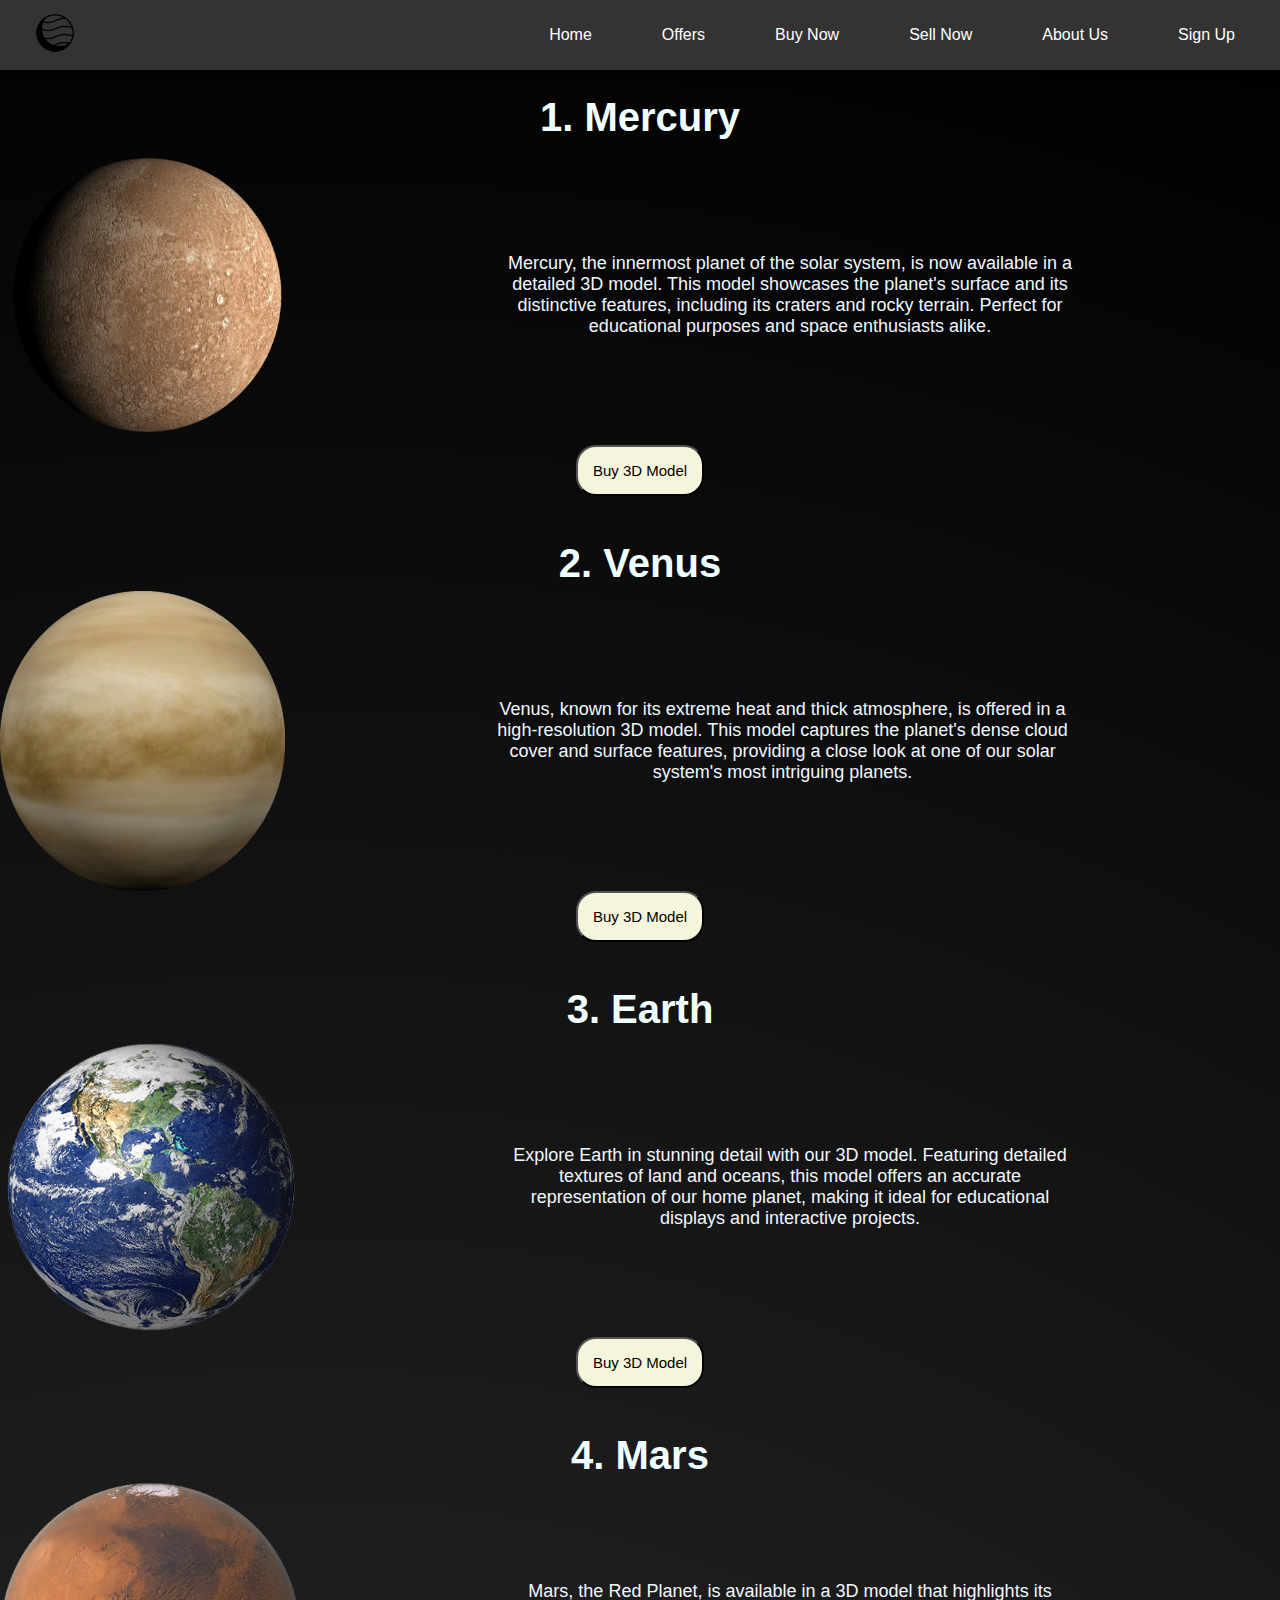
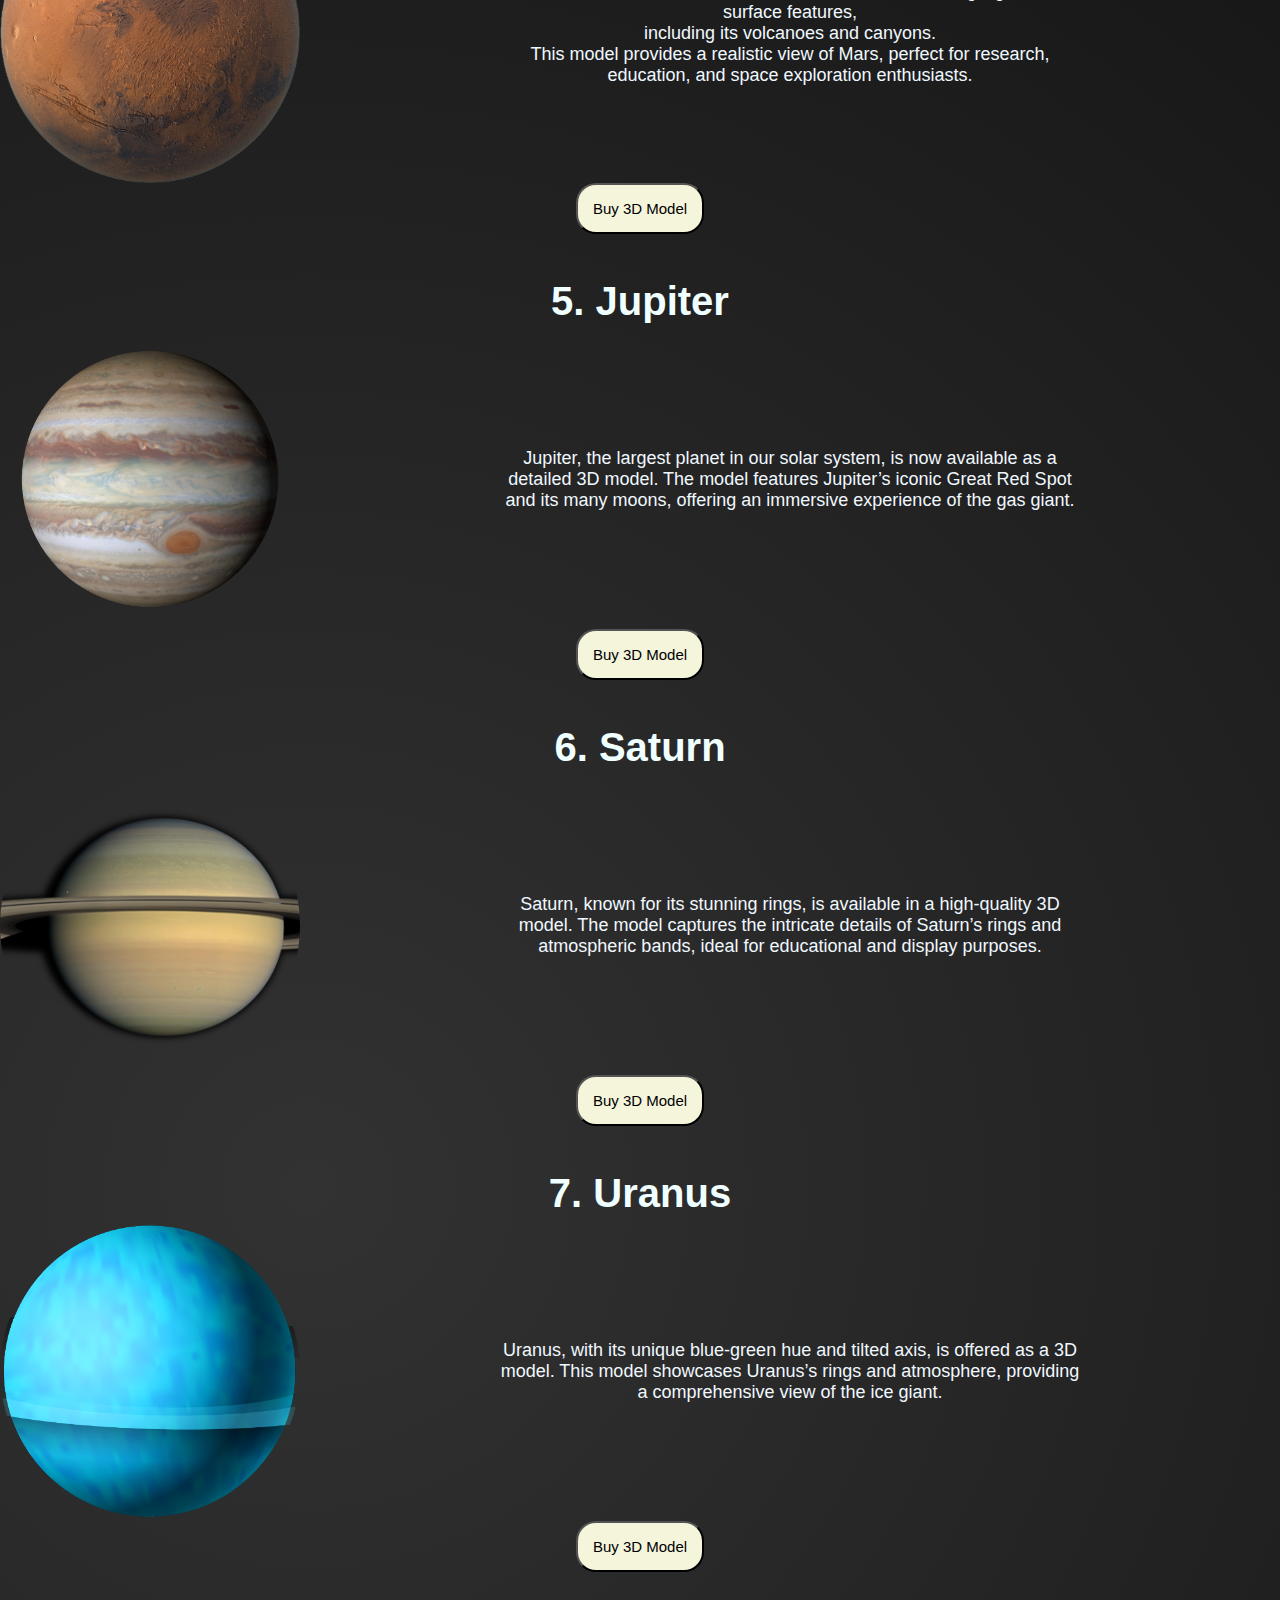
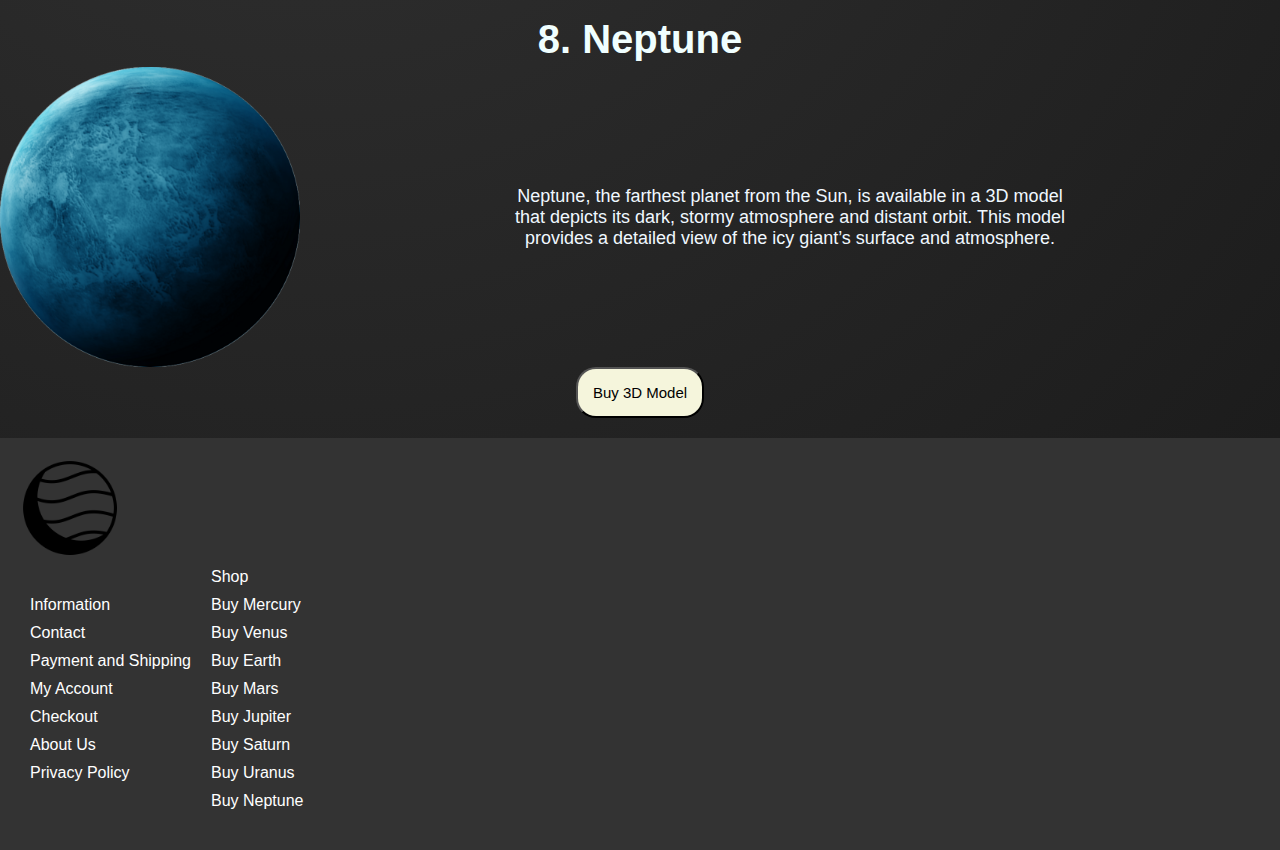
<file: index.html>
<!DOCTYPE html>
<html lang="en">
<head>
    <meta charset="UTF-8">
    <meta name="viewport" content="width=device-width, initial-scale=1.0">
    <title>3D Planet Models</title>
    <link rel="stylesheet" href="style.css">
</head>
<body>
    <header>
        <div class="logo">
            <img src="images/planet_16793498.png" alt="logo">
        </div>
        <nav>
            <ul>
                <li><a href="index.html">Home</a></li>
                <li><a href="offer.html">Offers</a></li>
                <li class="notadded"><a href="#">Buy Now</a></li>
                <li class="notadded2"><a href="#">Sell Now</a></li>
                <li><a href="aboutus.html">About Us</a></li>
                <li><a href="signup.html">Sign Up</a></li>
            </ul>
        </nav>
    </header>
    
    <main>
        <div class="planet">
            <h1>1. Mercury</h1>
            <div class="content">
                <img src="images/580b585b2edbce24c47b2709.png" alt="mercury">
                <p>Mercury, the innermost planet of the solar system, is now available in a detailed 3D model. This model showcases the planet's surface and its distinctive features, including its craters and rocky terrain. Perfect for educational purposes and space enthusiasts alike.</p>
            </div>
            <button>
                Buy 3D Model
            </button>
        </div>
        
        <div class="planet">
            <h1>2. Venus</h1>
            <div class="content">
                <img src="images/venus-png-6852.png" alt="venus">
                <p>Venus, known for its extreme heat and thick atmosphere, is offered in a high-resolution 3D model. This model captures the planet's dense cloud cover and surface features, providing a close look at one of our solar system's most intriguing planets.</p>
            </div>
            <button>
                Buy 3D Model
            </button>
        </div>
        
        <div class="planet">
            <h1>3. Earth</h1>
            <div class="content">
                <img src="images/earth-png-29143.png" alt="earth" class="circular-image">
                <p>Explore Earth in stunning detail with our 3D model. Featuring detailed textures of land and oceans, this model offers an accurate representation of our home planet, making it ideal for educational displays and interactive projects.</p>
            </div>
            <button>
                Buy 3D Model
            </button>
        </div>
        
        <div class="planet">
            <h1>4. Mars</h1>
            <div class="content">
                <img src="images/planet-png-31779.png" alt="mars">
                <p>Mars, the Red Planet, is available in a 3D model that highlights its surface features,<br> including its volcanoes and canyons. <br>This model provides a realistic view of Mars, perfect for research, education, and space exploration enthusiasts.</p>
            </div>
            <button>
                Buy 3D Model
            </button>
        </div>
        
        <div class="planet">
            <h1>5. Jupiter</h1>
            <div class="content">
                <img src="images/jupiter-png-10926.png" alt="jupiter" class="circular-image">
                <p>Jupiter, the largest planet in our solar system, is now available as a detailed 3D model. The model features Jupiter’s iconic Great Red Spot and its many moons, offering an immersive experience of the gas giant.</p>
            </div>
            <button>
                Buy 3D Model
            </button>
        </div>
        
        <div class="planet">
            <h1>6. Saturn</h1>
            <div class="content">
                <img src="images/saturn-png-33700.png" alt="saturn" class="circular-image">
                <p>Saturn, known for its stunning rings, is available in a high-quality 3D model. The model captures the intricate details of Saturn’s rings and atmospheric bands, ideal for educational and display purposes.</p>
            </div>
            <button>
                Buy 3D Model
            </button>
        </div>
        
        <div class="planet">
            <h1>7. Uranus</h1>
            <div class="content">
                <img src="images/pngwing.com (1).png" alt="uranus" class="circular-image">
                <p>Uranus, with its unique blue-green hue and tilted axis, is offered as a 3D model. This model showcases Uranus’s rings and atmosphere, providing a comprehensive view of the ice giant.</p>
            </div>
            <button>
                Buy 3D Model
            </button>
        </div>
        
        <div class="planet">
            <h1>8. Neptune</h1>
            <div class="content">
                <img src="images/pngwing.com (2).png" alt="neptune">
                <p>Neptune, the farthest planet from the Sun, is available in a 3D model that depicts its dark, stormy atmosphere and distant orbit. This model provides a detailed view of the icy giant’s surface and atmosphere.</p>
            </div>
            <button>
                Buy 3D Model
            </button>
        </div>
    </main>
    
    <footer>
        <div class="footer-container">
            <div class="footer-logo">
                <img src="images/planet_16793498.png" alt="Company Logo">
            </div>
            <div class="footer-content">
                <ul class="footer-list">
                    <li><a href="#">Information</a></li>
                    <li><a href="#">Contact</a></li>
                    <li><a href="#">Payment and Shipping</a></li>
                    <li><a href="#">My Account</a></li>
                    <li><a href="#">Checkout</a></li>
                    <li><a href="#">About Us</a></li>
                    <li><a href="#">Privacy Policy</a></li>
                </ul>
                <ul class="footer-list">
                    <li><a href="#">Shop</a></li>
                    <li><a href="#">Buy Mercury</a></li>
                    <li><a href="#">Buy Venus</a></li>
                    <li><a href="#">Buy Earth</a></li>
                    <li><a href="#">Buy Mars</a></li>
                    <li><a href="#">Buy Jupiter</a></li>
                    <li><a href="#">Buy Saturn</a></li>
                    <li><a href="#">Buy Uranus</a></li>
                    <li><a href="#">Buy Neptune</a></li>
                </ul>
            </div>
        </div>
    </footer>
    <script>
        const notadded2 = document.querySelector(".notadded2")
        const notaddedelements = document.querySelector(".notadded");
        notaddedelements.addEventListener("click" , () => { 
            alert("Not added now will add later");
        });
        notadded2.addEventListener("click" , () => { 
            alert("Not added now will add later");
        });
    </script>
</body>
</html>
</file>
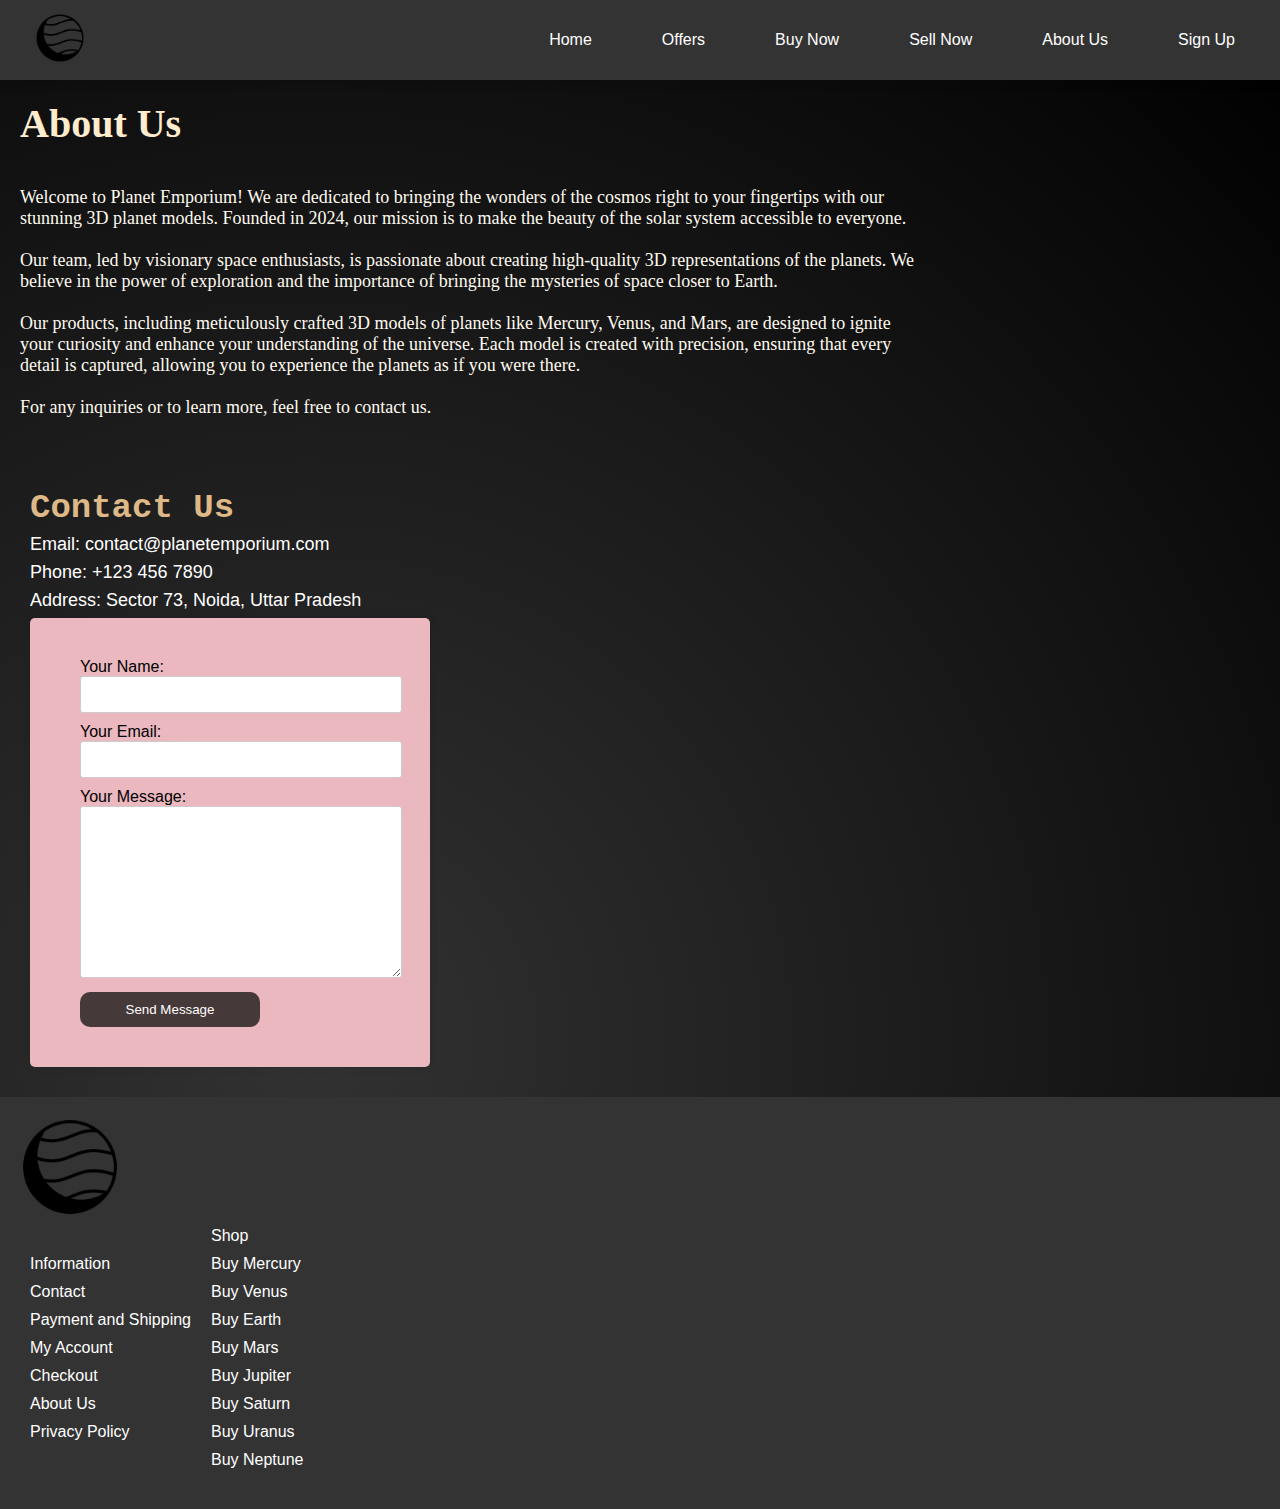
<file: aboutus.html>
<!DOCTYPE html>
<html lang="en">
<head>
    <meta charset="UTF-8">
    <meta name="viewport" content="width=device-width, initial-scale=1.0">
    <title>About Us</title>
</head>
<style>
    *{
       margin: 0;
       padding: 0;
    }

    body {
  font-family: "Quicksand", sans-serif; /* Apply Quicksand font */
  background: radial-gradient(
    circle at 24.1% 68.8%,
    rgb(50, 50, 50) 0%,
    rgb(0, 0, 0) 99.4%
  );
}
    header {
  background-color: #333;
  color: #fff;
  display: flex;
  justify-content: space-between;
  align-items: center; /* Ensure content is vertically centered */
  padding: 8px 30px; /* Add padding for spacing */
  box-shadow: 0 4px 8px rgba(0, 0, 0, 0.1); /* Add a subtle shadow for depth */
}

/* Style the logo container */
.logo {
  width: 120px; /* Increase the width for better visibility */
  height: auto; /* Maintain aspect ratio */
}

/* Style the images inside the header */
header img {
  width: 50px; /* Increase the size for better visibility */
  height: 50px;
  cursor: pointer;
  padding: 5px; /* Adjust padding */
  transition: transform 0.3s ease; /* Smooth hover effect */
}

header img:hover {
  transform: scale(1.4); /* Slightly enlarge the image on hover */
}

/* Style the navigation list */
header ul {
  list-style: none;
  display: flex; /* Display items horizontally */
  gap: 40px;
}

/* Style individual list items */
header ul li {
  font-size: 16px; /* Adjust font size */
  font-weight: 500; /* Medium font weight */
}

header ul li a {
  color: #fff; /* Keep text color white */
  text-decoration: none; /* Remove underline from links */
  padding: 10px 15px; /* Add padding around links */
  transition: background-color 0.3s ease; /* Smooth background transition */
  border-radius: 5px; /* Add rounded corners */
}

header ul li a:hover {
  background-color: gray;
  transform: scale(1.2);
}

h1{
    font-family: cursive;
    font-size: 40px;
    font-weight: 600;
    color: blanchedalmond;
}
.content{
    display: flex;
    flex-direction: column;
    flex-wrap: wrap;
    height: 50%;
    width: 70%;
    padding: 20px;
    font-family: cursive;
    font-size: 18px;
    color: floralwhite;
}

.contact{
    display: flex;
    padding: 30px;
    flex-direction: column;
    gap: 7px;
    align-items: flex-start;
    max-width: 400px;
    }

.contact h1{
    font-size: 34px;
    color: burlywood;
    font-family: 'Courier New', Courier, monospace;
}
.contact p{
    font-size: 18px;
    font: bolder;
    color: white;
}
form {
    max-width: 300px;
    margin: 0 auto;
    padding: 40px 50px;
    background-color: #ebb8bf;
    border-radius: 5px;
    box-shadow: 0 0 10px rgba(0, 0, 0, 0.1);
}

form input[type="text"],
form input[type="email"],
form textarea {
    width: 100%;
    padding: 10px;
    margin-bottom: 10px;
    border: 1px solid #ccc;
    border-radius: 3px;
}
 
 form button {
    text-size-adjust: 20px;
    width: 60%;
    padding: 10px;
    background-color: #463939;
    color: #fff;
    border: none;
    border-radius: 10px;
    cursor: pointer;

}

form button:hover {
    background-color: #555;
    transform: scale(1.1);
}
footer {
    background-color: #333;
    color: #fff;
    display: flex;
    justify-content: space-between;
    padding: 20px;
}
.footer-logo {
    display: flex;
    align-items: center;
}
.footer-logo img {
    width: 100px;
    height: auto;
}
.footer-content {
    display: flex;
    flex-direction: row;
    justify-content: center;
    align-items:center ;
    width: 100%;
}
.footer-content ul {
    list-style: none;
    padding: 10px;
    margin: 0;
    font-size: 16px;

}
.footer-content ul li {
    margin-bottom: 10px;
}
.footer-content ul li a {
    color: #fff;
    text-decoration: none;
    transition: color 0.3s;
}
.footer-content ul li a:hover {
    color: #f1c40f; /* Change to desired hover color */
}
 


</style>
<body>
    <header>
        <div class="logo">
            <img src="images/planet_16793498.png" alt="logo">
        </div>
        <nav>
            <ul>
                <li><a href="index.html">Home</a></li>
                <li><a href="offer.html">Offers</a></li>
                <li><a href="#" class="notadded">Buy Now</a></li>
                <li><a href="#" class="notadded2">Sell Now</a></li>
                <li><a href="aboutus.html">About Us</a></li>
                <li><a href="signup.html">Sign Up</a></li>
            </ul>
        </nav>
    

    </header>
    <div class="about" style="padding: 20px;">
        <h1>About Us</h1> 
    </div>
    <div class="content">
        Welcome to Planet Emporium! We are dedicated to bringing the wonders of the cosmos right to your fingertips with our stunning 3D planet models. Founded in 2024, our mission is to make the beauty of the solar system accessible to everyone. <br><br>

Our team, led by visionary space enthusiasts, is passionate about creating high-quality 3D representations of the planets. We believe in the power of exploration and the importance of bringing the mysteries of space closer to Earth. <br><br>

Our products, including meticulously crafted 3D models of planets like Mercury, Venus, and Mars, are designed to ignite your curiosity and enhance your understanding of the universe. Each model is created with precision, ensuring that every detail is captured, allowing you to experience the planets as if you were there. <br><br>

For any inquiries or to learn more, feel free to contact us. <br><br>
</div>

<div class="contact">
    <h1>
        Contact Us
    </h1>
    <p>Email: contact@planetemporium.com
    </p>
    <p>Phone: +123 456 7890</p>
    <p>Address: Sector 73, Noida, Uttar Pradesh
    </p>
<form action="/submit message" method="post">
        <label for="name">
            Your Name:
            <input type="text" name="name" id="name" required>
        </label>
        <label for="email">
            Your Email:
            <input type="email" name="email" id="email" required>
        </label>
        <label for="message">
            Your Message:
            <textarea name="message" id="message" cols="30" rows="10"></textarea required>
        </label>
        <button class="btn">
            Send Message
        </button>
    </form>
    </div>
    <footer>
        <div class="footer-container">
            <div class="footer-logo">
                <img src="images/planet_16793498.png" alt="Company Logo">
            </div>
            <div class="footer-content">
                <ul class="footer-list">
                    <li><a href="#">Information</a></li>
                    <li><a href="#">Contact</a></li>
                    <li><a href="#">Payment and Shipping</a></li>
                    <li><a href="#">My Account</a></li>
                    <li><a href="#">Checkout</a></li>
                    <li><a href="#">About Us</a></li>
                    <li><a href="#">Privacy Policy</a></li>
                </ul>
                <ul class="footer-list">
                    <li><a href="#">Shop</a></li>
                    <li><a href="#">Buy Mercury</a></li>
                    <li><a href="#">Buy Venus</a></li>
                    <li><a href="#">Buy Earth</a></li>
                    <li><a href="#">Buy Mars</a></li>
                    <li><a href="#">Buy Jupiter</a></li>
                    <li><a href="#">Buy Saturn</a></li>
                    <li><a href="#">Buy Uranus</a></li>
                    <li><a href="#">Buy Neptune</a></li>
                </ul>
            </div>
        </div>
    </footer>
    <script>
         const notadded2 = document.querySelector(".notadded2")
        const notaddedelements = document.querySelector(".notadded");
        notaddedelements.addEventListener("click" , () => { 
            alert("Not added now will add later");
        });
        notadded2.addEventListener("click" , () => { 
            alert("Not added now will add later");
        });
        
        const formbtn = document.querySelector(".btn")
        formbtn.addEventListener("click" , () => {
            const name = document.querySelector("#name").value;
            const email = document.querySelector("#email").value;
            if(name === ""
                || email === ""){
                    alert("Please fill in the form");
                    }
                    else{
                        alert("Thank you for your interest in our company");}
                        });
                        </script>
</body>
</html>
</file>
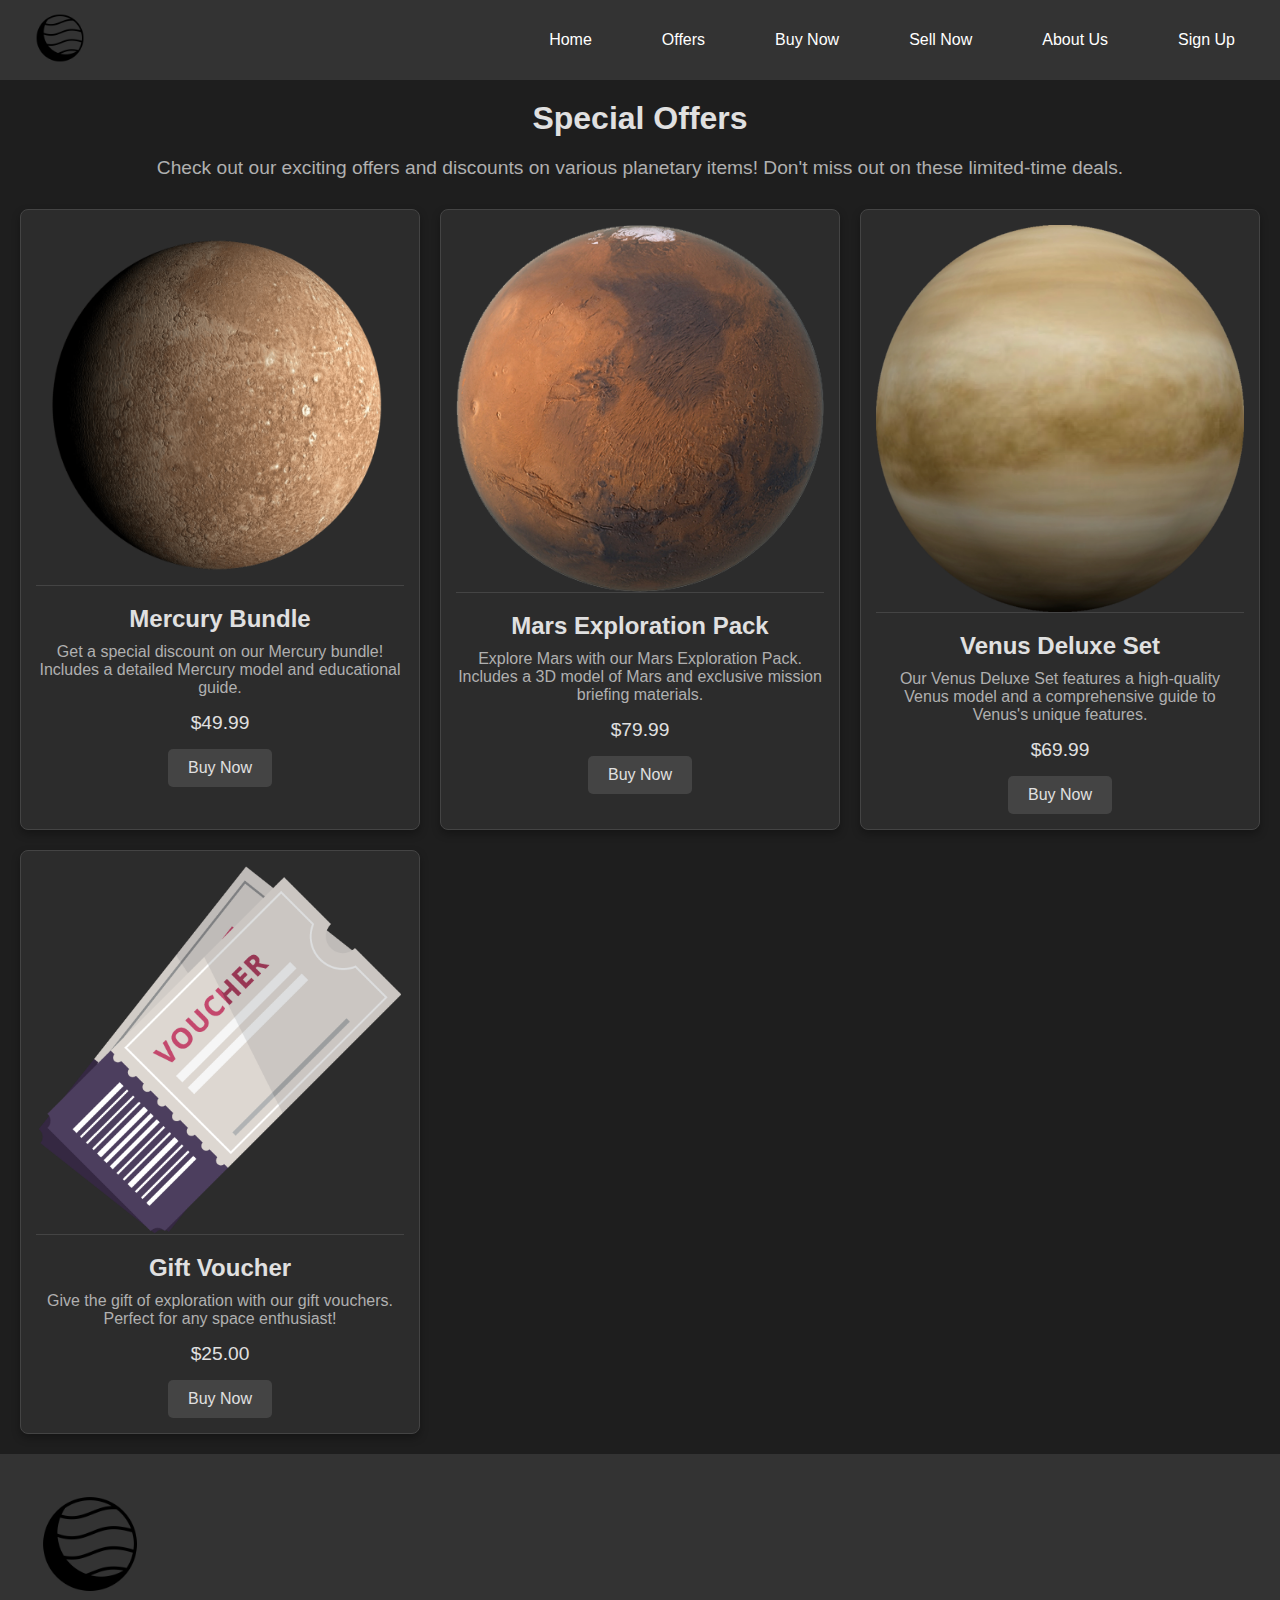
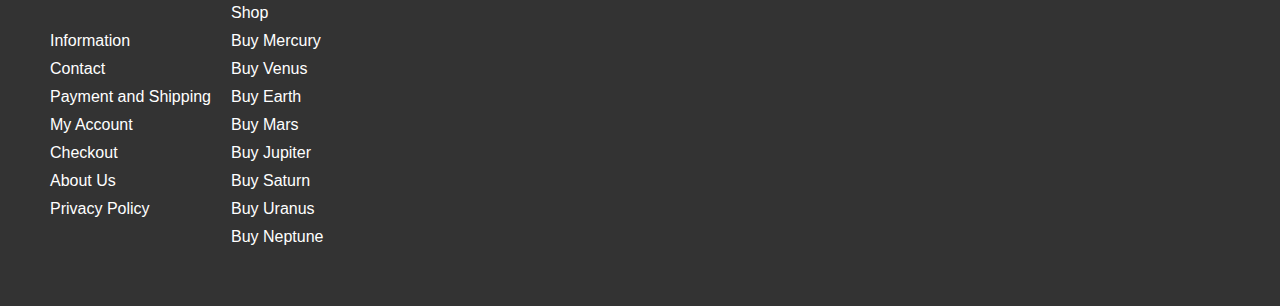
<file: offer.html>
<!DOCTYPE html>
<html lang="en">
<head>
    <meta charset="UTF-8">
    <meta name="viewport" content="width=device-width, initial-scale=1.0">
    <title>Special Offers | Planet Selling</title>
    <link rel="stylesheet" href="offers.css">
</head>
<body>
    <header>
        <div class="logo">
            <img src="images/planet_16793498.png" alt="logo">
        </div>
        <nav>
            <ul>
                <li><a href="index.html">Home</a></li>
                <li><a href="offer.html">Offers</a></li>
                <li><a href="#" class="notadded">Buy Now</a></li>
                <li><a href="#" class="notadded2">Sell Now</a></li>
                <li><a href="aboutus.html">About Us</a></li>
                <li><a href="signup.html">Sign Up</a></li>
            </ul>
        </nav>

    </header>

    <main>
        <section class="offers">
            <h1>Special Offers</h1>
            <p>Check out our exciting offers and discounts on various planetary items! Don't miss out on these limited-time deals.</p>

            <div class="offer-grid">
                <div class="offer-card">
                    <img src="images/580b585b2edbce24c47b2709.png" alt="Mercury">
                    <h2>Mercury Bundle</h2>
                    <p>Get a special discount on our Mercury bundle! Includes a detailed Mercury model and educational guide.</p>
                    <span class="price">$49.99</span>
                    <button>Buy Now</button>
                </div>

                <div class="offer-card">
                    <img src="images/planet-png-31779.png" alt="Mars">
                    <h2>Mars Exploration Pack</h2>
                    <p>Explore Mars with our Mars Exploration Pack. Includes a 3D model of Mars and exclusive mission briefing materials.</p>
                    <span class="price">$79.99</span>
                    <button>Buy Now</button>
                </div>

                <div class="offer-card">
                    <img src="images/venus-png-6852.png" alt="Venus">
                    <h2>Venus Deluxe Set</h2>
                    <p>Our Venus Deluxe Set features a high-quality Venus model and a comprehensive guide to Venus's unique features.</p>
                    <span class="price">$69.99</span>
                    <button>Buy Now</button>
                </div>

            
<div class="offer-card">
                <img src="images/voucher.png" alt="Voucher">
                    <h2>Gift Voucher</h2>
                    <p>Give the gift of exploration with our gift vouchers. Perfect for any space enthusiast!</p>
                    <span class="price">$25.00</span>
                    <button>Buy Now</button>
                </div>
            </div>
        </section>
    </main>

    <footer>
        <footer>
            <div class="footer-container">
                <div class="footer-logo">
                    <img src="images/planet_16793498.png" alt="Company Logo">
                </div>
                <div class="footer-content">
                    <ul class="footer-list">
                        <li><a href="#">Information</a></li>
                        <li><a href="#">Contact</a></li>
                        <li><a href="#">Payment and Shipping</a></li>
                        <li><a href="#">My Account</a></li>
                        <li><a href="#">Checkout</a></li>
                        <li><a href="#">About Us</a></li>
                        <li><a href="#">Privacy Policy</a></li>
                    </ul>
                    <ul class="footer-list">
                        <li><a href="#">Shop</a></li>
                        <li><a href="#">Buy Mercury</a></li>
                        <li><a href="#">Buy Venus</a></li>
                        <li><a href="#">Buy Earth</a></li>
                        <li><a href="#">Buy Mars</a></li>
                        <li><a href="#">Buy Jupiter</a></li>
                        <li><a href="#">Buy Saturn</a></li>
                        <li><a href="#">Buy Uranus</a></li>
                        <li><a href="#">Buy Neptune</a></li>
                    </ul>
                </div>
            </div>
        </footer>
    </footer>
    <script>
        const notadded2 = document.querySelector(".notadded2")
        const notaddedelements = document.querySelector(".notadded");
        notaddedelements.addEventListener("click" , () => { 
            alert("Not added now will add later");
        });
        notadded2.addEventListener("click" , () => { 
            alert("Not added now will add later");
        });
    </script>
    
</body>
</html>
</file>
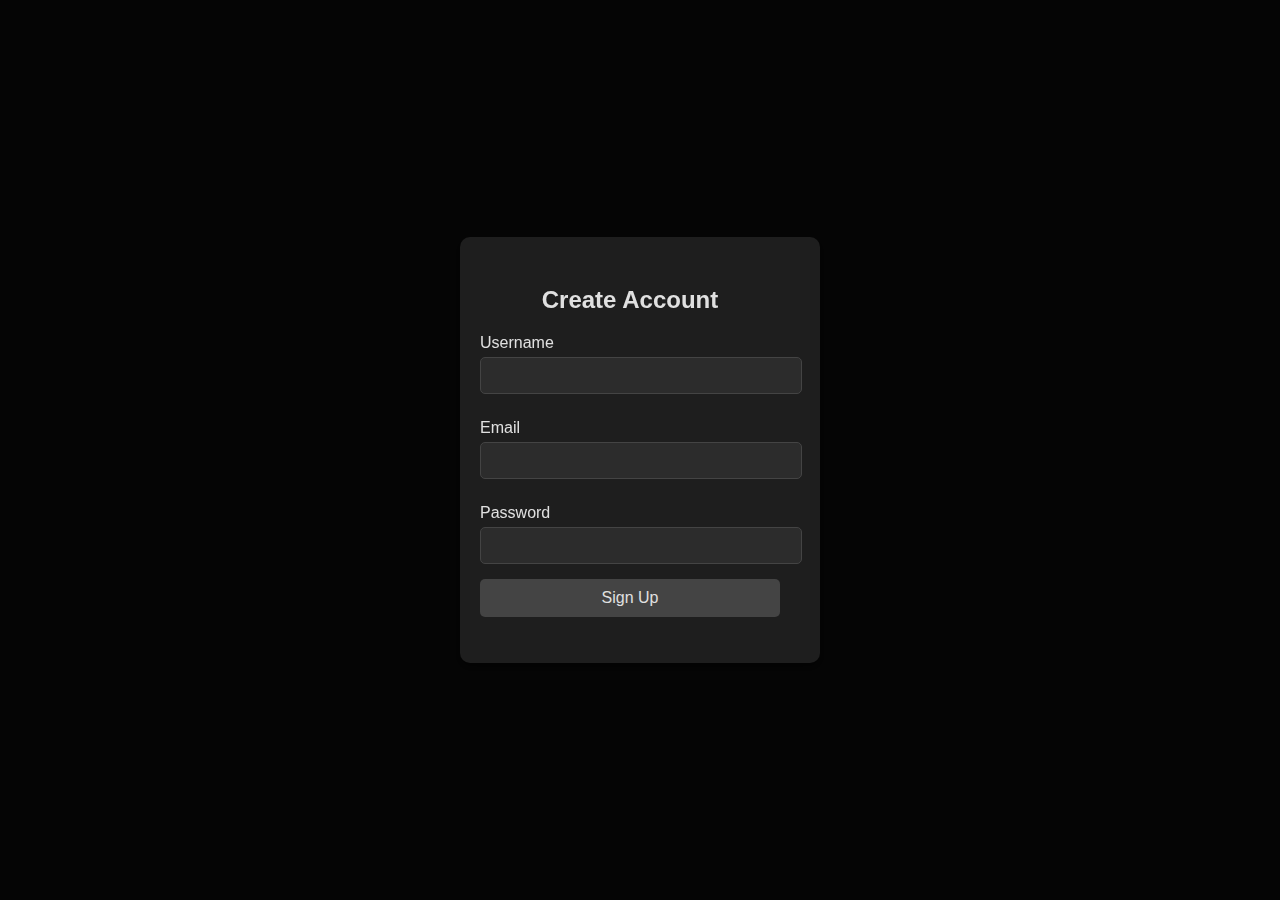
<file: signup.html>
<!DOCTYPE html>
<html lang="en">
<head>
    <meta charset="UTF-8">
    <meta name="viewport" content="width=device-width, initial-scale=1.0">
    <title>Sign Up</title>
    <style>
        /* Dark Theme Signup Window Styling */
        body {
            margin: 0;
            padding: 0;
            font-family: Arial, sans-serif;
            background-color: #121212;
            color: #e0e0e0;
        }

        .signup-overlay {
            display: flex;
            justify-content: center;
            align-items: center;
            position: fixed;
            top: 0;
            left: 0;
            width: 100%;
            height: 100%;
            background-color: rgba(0, 0, 0, 0.7);
            z-index: 999;
        }

        .signup-window {
            background-color: #1e1e1e;
            border-radius: 10px;
            padding: 30px 40px 30px 20px; 
            width: 300px;
            box-shadow: 0 4px 8px rgba(0, 0, 0, 0.5);
        }

        .signup-window h2 {
            text-align: center;
            color: #e0e0e0;
            margin-bottom: 20px;
        }

        .signup-window label {
            display: block;
            margin: 10px 0 5px;
            color: #e0e0e0;
        }

        .signup-window input {
            width: 100%;
            padding: 10px;
            border: 1px solid #444;
            border-radius: 5px;
            background-color: #2c2c2c;
            color: #e0e0e0;
            margin-bottom: 15px;
        }

        .signup-window input:focus {
            outline: none;
            border-color: #555;
        }

        .signup-window button {
            width: 100%;
            padding: 10px;
            background-color: #444;
            border: none;
            border-radius: 5px;
            color: #e0e0e0;
            font-size: 1em;
            cursor: pointer;
            transition: background-color 0.3s ease;
        }

        .signup-window button:hover {
            background-color: #555;
        }

        .error-message {
            color: #ff4d4d;
            text-align: center;
            margin-top: 10px;
        }
    </style>
</head>
<body>
    <div class="signup-overlay">
        <div class="signup-window">
            <h2>Create Account</h2>
            <form id="signup-form">
                <label for="username">Username</label>
                <input type="text" id="username" name="username" required>
                
                <label for="email">Email</label>
                <input type="email" id="email" name="email" required>
                
                <label for="password">Password</label>
                <input type="password" id="password" name="password" required>
                
                <button type="submit">Sign Up</button>
                <p class="error-message"></p>
            </form>
        </div>
    </div>

    <script>
        document.getElementById('signup-form').addEventListener('submit', function(event) {
            event.preventDefault(); // Prevent form submission
            
            // Get form values
            const username = document.getElementById('username').value;
            const email = document.getElementById('email').value;
            const password = document.getElementById('password').value;
            
            // Basic validation
            if (username && email && password) {
                alert('Signup successful!');
                // Here you can add code to handle the signup, e.g., sending data to a server
            } else {
                document.querySelector('.error-message').textContent = 'Please fill in all fields.';
            }
        });
    </script>
</body>
</html>
</file>
<file: offers.css>
*{
    margin: 0;
    padding: 0;
}
header {
    background-color: #333;
    color: #fff;
    display: flex;
    justify-content: space-between;
    align-items: center; /* Ensure content is vertically centered */
    padding: 8px 30px; /* Add padding for spacing */
    box-shadow: 0 4px 8px rgba(0, 0, 0, 0.1); /* Add a subtle shadow for depth */
  }
  
  /* Style the logo container */
  .logo {
    width: 120px; /* Increase the width for better visibility */
    height: auto; /* Maintain aspect ratio */
  }
  
  /* Style the images inside the header */
  header img {
    width: 50px; /* Increase the size for better visibility */
    height: 50px;
    cursor: pointer;
    padding: 5px; /* Adjust padding */
    transition: transform 0.3s ease; /* Smooth hover effect */
  }
  
  header img:hover {
    transform: scale(1.4); /* Slightly enlarge the image on hover */
  }
  
  /* Style the navigation list */
  header ul {
    list-style: none;
    display: flex; /* Display items horizontally */
    gap: 40px;
  }
  
  /* Style individual list items */
  header ul li {
    font-size: 16px; /* Adjust font size */
    font-weight: 500; /* Medium font weight */
  }
  
  header ul li a {
    color: #fff; /* Keep text color white */
    text-decoration: none; /* Remove underline from links */
    padding: 10px 15px; /* Add padding around links */
    transition: background-color 0.3s ease; /* Smooth background transition */
    border-radius: 5px; /* Add rounded corners */
  }
  
  header ul li a:hover {
    background-color: gray;
    transform: scale(1.2);
  }
body {
    background-color: #121212; /* Dark background for the entire page */
    color: #e0e0e0; /* Light text color */
    font-family: Arial, sans-serif;
}

.offers {
    padding: 20px;
    background-color: #1e1e1e; /* Slightly lighter dark background for content */
}

.offers h1 {
    text-align: center;
    font-size: 2em;
    margin-bottom: 20px;
    color: #e0e0e0; /* Light text color */
}

.offers p {
    text-align: center;
    font-size: 1.2em;
    color: #b0b0b0; /* Slightly lighter text color for paragraphs */
    margin-bottom: 30px;
}

.offer-grid {
    display: grid;
    grid-template-columns: repeat(auto-fill, minmax(300px, 1fr));
    gap: 20px;
    justify-content: center;
}

.offer-card {
    background-color: #2c2c2c; /* Dark background for offer cards */
    border: 1px solid #444; /* Slightly lighter border for contrast */
    border-radius: 8px;
    padding: 15px;
    text-align: center;
    box-shadow: 0 4px 8px rgba(0, 0, 0, 0.3); /* Darker shadow for depth */
}

.offer-card img {
    width: 100%;
    height: auto;
    border-bottom: 1px solid #444; /* Border to separate image from text */
    margin-bottom: 15px;
}

.offer-card h2 {
    font-size: 1.5em;
    color: #e0e0e0; /* Light text color */
    margin-bottom: 10px;
}

.offer-card p {
    font-size: 1em;
    color: #b0b0b0; /* Slightly lighter text color */
    margin-bottom: 15px;
}

.offer-card .price {
    font-size: 1.2em;
    color: #e0e0e0; /* Light text color */
    margin-bottom: 15px;
    display: block;
}

.offer-card button {
    background-color: #444; /* Dark button background */
    color: #e0e0e0; /* Light button text color */
    border: none;
    border-radius: 5px;
    padding: 10px 20px;
    font-size: 1em;
    cursor: pointer;
    transition: background-color 0.3s ease;
}

.offer-card button:hover {
    background-color: #555; /* Slightly lighter dark color on hover */
}
footer {
    background-color: #333;
    color: #fff;
    display: flex;
    justify-content: space-between;
    padding: 20px;
}
.footer-logo {
    display: flex;
    align-items: center;
}
.footer-logo img {
    width: 100px;
    height: auto;
}
.footer-content {
    display: flex;
    flex-direction: row;
    justify-content: center;
    align-items:center ;
    width: 100%;
}
.footer-content ul {
    list-style: none;
    padding: 10px;
    margin: 0;
    font-size: 16px;

}
.footer-content ul li {
    margin-bottom: 10px;
}
.footer-content ul li a {
    color: #fff;
    text-decoration: none;
    transition: color 0.3s;
}
.footer-content ul li a:hover {
    color: #f1c40f; /* Change to desired hover color */
}
</file>
<file: style.css>
/* Reset default styles */
* {
  margin: 0;
  padding: 0;
  box-sizing: border-box;
}

/* Style the header */
header {
  background-color: #333;
  color: #fff;
  display: flex;
  justify-content: space-between;
  align-items: center; /* Ensure content is vertically centered */
  padding: 8px 30px; /* Add padding for spacing */
  box-shadow: 0 4px 8px rgba(0, 0, 0, 0.1); /* Add a subtle shadow for depth */
}

/* Style the logo container */
.logo {
  width: 120px; /* Increase the width for better visibility */
  height: auto; /* Maintain aspect ratio */
}

/* Style the images inside the header */
header img {
  width: 50px; /* Increase the size for better visibility */
  height: 50px;
  cursor: pointer;
  padding: 5px; /* Adjust padding */
  transition: transform 0.3s ease; /* Smooth hover effect */
}

header img:hover {
  transform: scale(1.4); /* Slightly enlarge the image on hover */
}

/* Style the navigation list */
header ul {
  list-style: none;
  display: flex; /* Display items horizontally */
  gap: 40px;
}

/* Style individual list items */
header ul li {
  font-size: 16px; /* Adjust font size */
  font-weight: 500; /* Medium font weight */
}

header ul li a {
  color: #fff; /* Keep text color white */
  text-decoration: none; /* Remove underline from links */
  padding: 10px 15px; /* Add padding around links */
  transition: background-color 0.3s ease; /* Smooth background transition */
  border-radius: 5px; /* Add rounded corners */
}

header ul li a:hover {
  background-color: gray;
  transform: scale(1.2);
}

/* Additional styles for better visual hierarchy */
body {
  font-family: "Quicksand", sans-serif; /* Apply Quicksand font */
  background: radial-gradient(
    circle at 24.1% 68.8%,
    rgb(50, 50, 50) 0%,
    rgb(0, 0, 0) 99.4%
  );
}

.planet {
  display: flex;
  align-items: center;
  justify-content: center;
  flex-direction: column;
  padding: 20px 0px;
}

.planet h1{
    padding: 5px;
    font-size: 40px;
    font-family: 'Gill Sans', 'Gill Sans MT', Calibri, 'Trebuchet MS', sans-serif;
    color: azure;
}
.content {
    display: flex;
    align-items: center;
    justify-content: center;
}

.content img {
  width: 300px;
  height: 300px;
}

.content img:hover {
  transform: scale(1.2);
  cursor: pointer;
}

.content p {
  display: flex;
  flex-wrap: wrap;
  font-size: 18px;
  color: aliceblue;
  padding: 50px 200px;
  font-family: 'Lucida Sans', 'Lucida Sans Regular', 'Lucida Grande', 'Lucida Sans Unicode', Geneva, Verdana, sans-serif;
  text-align: center;
  
}

.planet button {
  display: block; /* Makes the button take up the full width, pushing it below the paragraph */

  padding: 15px;
  background-color: beige;
  font-size: 15px;
  border-radius: 20px;
  font:bold;
}

.planet button:hover {
  background-color: rgb(216, 216, 189);
 transform: scale(1.1);

}
.circular-image {
    width: 150px; /* Set width */
    height: 150px; /* Set height */
    object-fit: cover; /* Ensures the image covers the area without distortion */
    border-radius: 50%; /* Makes the image circular */
}

footer {
    background-color: #333;
    color: #fff;
    display: flex;
    justify-content: space-between;
    padding: 20px;
}
.footer-logo {
    display: flex;
    align-items: center;
}
.footer-logo img {
    width: 100px;
    height: auto;
}
.footer-content {
    display: flex;
    flex-direction: row;
    justify-content: center;
    align-items:center ;
    width: 100%;
}
.footer-content ul {
    list-style: none;
    padding: 10px;
    margin: 0;
    font-size: 16px;

}
.footer-content ul li {
    margin-bottom: 10px;
}
.footer-content ul li a {
    color: #fff;
    text-decoration: none;
    transition: color 0.3s;
}
.footer-content ul li a:hover {
    color: #f1c40f;
    transform: scale(1.1); /* Change to desired hover color */
}
</file>
